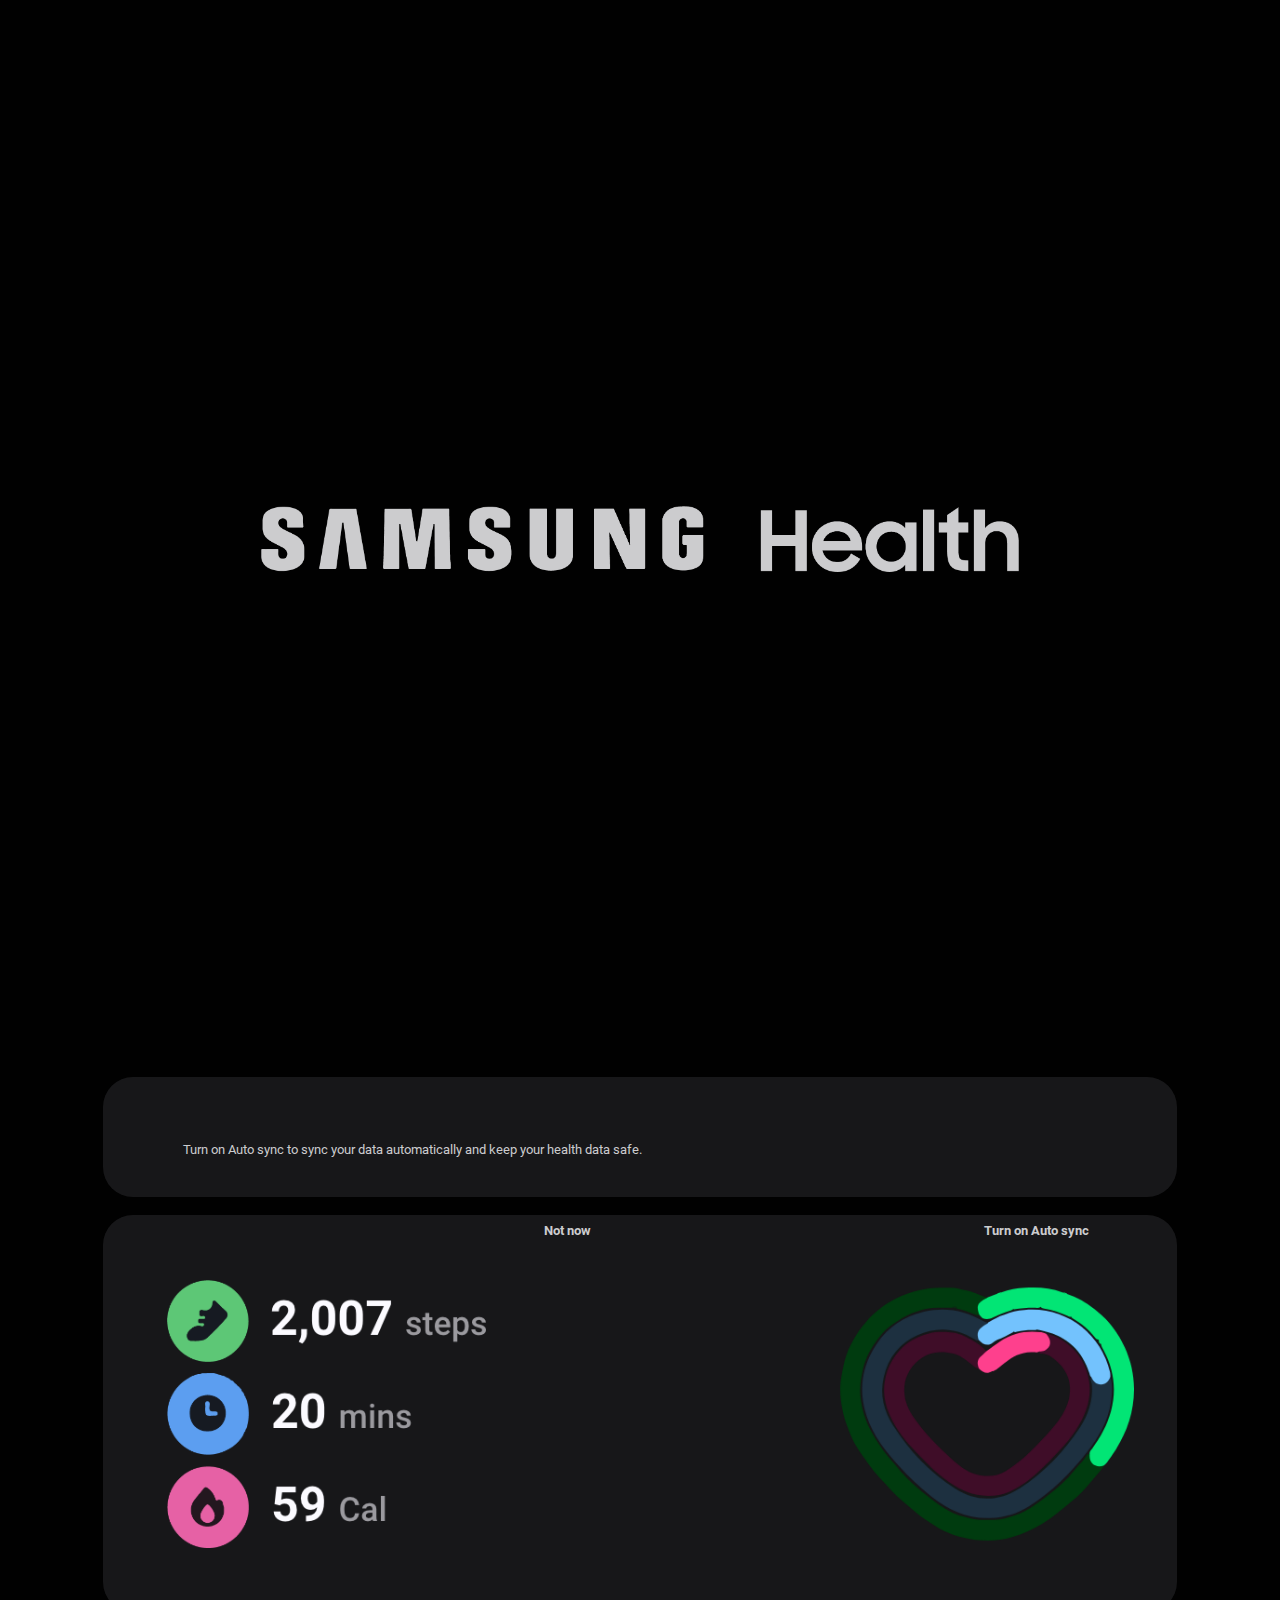
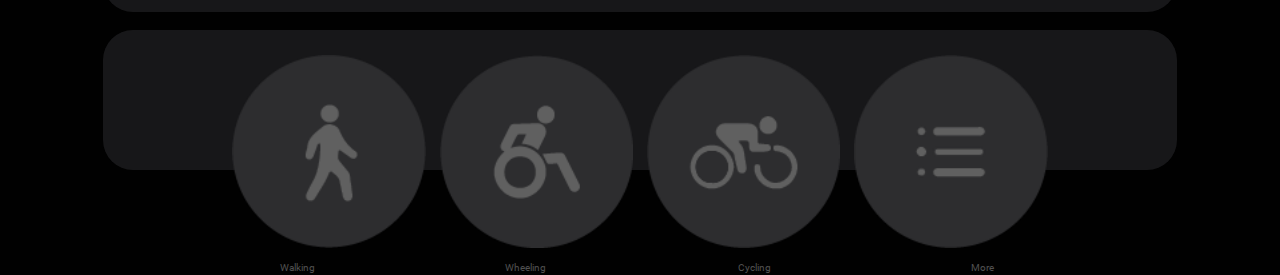
<file: index.html>
<!DOCTYPE html>
<html>

<head>
  <meta charset="utf-8">
  <meta name="viewport" content="width=device-width">
  <title>Project 2</title>
  <link href="style.css" rel="stylesheet" type="text/css" />
  <script src="script.js"></script>
</head>

<body>
  <div class="sLogo">
    <img src="logo/logoo.png" alt="logo" class="imgS">

  </div>
  <div class="box1">
    <p class="content">Turn on Auto sync to sync your data automatically and keep your health data safe.</p>
    <input type=button class="bt1" value="Not now">
    <input type=button class="bt2" value="Turn on Auto sync">
  </div>
  <br>
  <div class="box2">
    <img src="icons/group.png" class="groupped">

    
    <!-- I used images instead for some of the contents, however, the code down below this comment is the code for the class **groupped** which belongs to the second box -->

    
    <!-- <img src="icons/heart.png" class="heart">
    <ul class="secB">
      <li><img src="icons/1.png" class="green"></li>
      <li><img src="icons/2.png" class="blue"></li>
      <li><img src="icons/3.png" class="pink"></li>
    </ul>
    <ul class="secBii">
      <li><h3 class="step1">2,007</h3><p class="step2">steps</p></li>
      <li><h3 class="min1">20</h3><p class="min2">mins</p></li>
      <li><h3 class="cal1">59</h3><p class="cal2">Cal</p></li>
    </ul> -->


    
  </div>
  <br>
  <div class="box3">
    <div class="iconSetB">
      <input type="image" src="icons/4.png" width="18%" class="walking" value="Walking">
      <input type="image" src="icons/6.png" width="18%" class="wheeling" value="Wheeling"
        onclick="window.location.href = 'wheel.html'">
      <input type="image" src="icons/7.png" width="18%" class="cycling" value="Cycling">
      <input type="image" src="icons/8.png" width="18%" class="more" value="More">
      <div id="txtB">
        <input type=button class="txtB1" value="Walking">
        <input type=button class="txtB2" value="Wheeling">
        <input type=button class="txtB3" value="Cycling">
        <input type=button class="txtB4" value="More">
        <!-- <ul class="txtSetB">
        <li>Walking</li>
        <li>Wheeling</li>
        <li>Cycling</li>
        <li>More</li>
      </ul> -->
      </div>
      <!-- <p>Walking</p>
      <p>Wheeling</p>
      <p>Cycling</p>
      <p>More</p> -->
    </div>
  </div>
  <br>
  <!-- <div class="box4">
  </div> -->

  <br/><br/>


</body>

</html>
</file>
<file: style.css>
:root {
  --pbg: #171719;
  --sbg: #010101;
  --pt: #ccccce;
  --st: #505050;
  --pvd: #00be64;
  --svd: #666666;
  --tvd: #3a3a3c;
  --sundays: #fc6c64;
}

@font-face {
  font-family: 'SamsungSharpSans';
  src: url('fonts/samsung/SamsungSharpSans-Bold.ttf');
}

@font-face {
  font-family: 'RobotoR';
  src: url('fonts/roboto/Roboto-Regular.ttf');
}

@font-face {
  font-family: 'RobotoB';
  src: url('fonts/roboto/Roboto-Bold.ttf');
}

html {
  width: 100%;
  height: 100%;
  padding: 0;
  margin: 0;
  border: 0;
  overflow-x: hidden;
}

body {
  background-color: var(--sbg);
  scrollbar-width: none;
}

body::-webkit-scrollbar {
  display: none;
}





/* css for **index.html** starts here */

.sLogo {
  margin-left: auto;
  margin-right: auto;
  margin-top: 40%;
  margin-bottom: 40%;
  z-index: 1;
}

.imgS {
  width: 60%;
  display: block;
  margin-left: auto;
  margin-right: auto;
}

.box1 {
  background-color: var(--pbg);
  width: 85%;
  height: 120px;
  border-radius: 30px;
  margin: auto auto;
}

.content {
  font-family: 'RobotoR';
  font-size: 80%;
  color: var(--pt);
  width: 85%;
  padding: 6%;
  margin: auto auto;
}

.bt1,
.bt2 {
  cursor: pointer;
  font-family: 'robotob';
  font-size: 80%;
  color: var(--pt);
  width: 40%;
  background-color: transparent;
  text-decoration: none;
  border: none;
  text-align: right;
  margin-left: 6%;
}

.box2 {
  background-color: var(--pbg);
  width: 85%;
  height: 40%;
  border-radius: 30px;
  margin: auto auto;
}

.groupped {
  display: block;
  margin-left: auto;
  margin-right: auto;
  padding: 6%;
  width: 90%;
}

/* .secB {
  text-decoration: none;
  display: inline-block;
  list-style-type: none;
  margin-left: -3%;
}

.green {
  width: 20%;
  padding: 1%;
}

.blue {
  width: 20%;
  padding: 1%;
}

.pink {
  width: 20%;
  padding: 1%;
}

.secBii {
  text-decoration: none;
  list-style-type: none;
  margin-top: -36%;
  margin-left: 8%;
}

.step1 {
  font-family: 'robotob';
  font-size: 120%;
  color: var(--pt);
}

.step2 {
  font-family: 'robotor';
  font-size: 80%;
  color: var(--st);
  margin-top: -10.4%;
  margin-left: 16%;
}

.min1 {
  font-family: 'robotob';
  font-size: 120%;
  color: var(--pt);
}

.min2 {
  font-family: 'robotor';
  font-size: 80%;
  color: var(--st);
  margin-top: -10.4%;
  margin-left: 8%;
}

.cal1 {
  font-family: 'robotob';
  font-size: 120%;
  color: var(--pt);
}

.cal2 {
  font-family: 'robotor';
  font-size: 80%;
  color: var(--st);
  margin-top: -10.4%;
  margin-left: 8%;
}

.heart {
  width: 25%;
  display: block;
  margin-left: 51%;
  margin-top: 4.5%;
  position: absolute;
} */

.box3 {
  background-color: var(--pbg);
  width: 85%;
  height: 140px;
  border-radius: 30px;
  margin: auto auto;
}

.iconSetB {
  cursor: pointer;
  width: 100%;
  height: 120px;
  display: block;
  margin-left: auto;
  margin-right: auto;
  text-align: center;
  padding-top: 20px;
}

.walking,
.wheeling,
.cycling,
.more {
  padding: 5px;
}

#txtB {
  display: block;
  margin-left: auto;
  margin-right: auto;
  width: 95%;
}

.txtB1 {
  font-family: 'RobotoR';
  font-size: 60%;
  width: 22%;
  color: var(--st);
  display: inline-block;
  text-align: center;
  text-decoration: none;
  background-color: transparent;
  border: none;
}

.txtB2 {
  font-family: 'RobotoR';
  font-size: 60%;
  width: 22%;
  color: var(--st);
  display: inline-block;
  text-align: center;
  text-decoration: none;
  background-color: transparent;
  border: none;
}

.txtB3 {
  font-family: 'RobotoR';
  font-size: 60%;
  width: 22%;
  color: var(--st);
  display: inline-block;
  text-align: center;
  text-decoration: none;
  background-color: transparent;
  border: none;
}

.txtB4 {
  font-family: 'RobotoR';
  font-size: 60%;
  width: 22%;
  color: var(--st);
  display: inline-block;
  text-align: center;
  text-decoration: none;
  background-color: transparent;
  border: none;
}
/* css for **index.html** ends here */





/* css for **wheel.html** starts from here */

.back1 {
  background-color: transparent;
  text-decoration: none;
  border: none;
  margin-top: 6%;
  margin-left: 3%;
  color: var(--st);
  width: 30%;
  padding-bottom: 3%;
}

.box4 {
  background-color: var(--sbg);
  width: 85%;
  height: 320px;
  /* border-radius: 30px; */
  margin: auto auto;
}

.whTxt {
  display: block;
  margin-left: auto;
  margin-right: auto;
  margin-left: -3.5%;
  text-decoration: none;
  color: var(--st);
  font-family: 'robotor';
  font-size: 80%;
  width: 90%;
}

.sund {
  color: var(--sundays);
  display: inline-block;
  padding: 7.5%;
  text-align: center;
}

.week {
  color: var(--st);
  display: inline-block;
  padding: 7.5%;
  text-align: center;
}

.line1 {
  border-top: 2px dotted var(--pvd);
  width: 70%;
  margin-top: 20%;
  position: absolute;
  margin-left: 7%;
}

.line2 {
  border-top: 2px dotted var(--st);
  width: 70%;
  margin-top: 41%;
  position: absolute;
  margin-left: 7%;
}

#myChart {
  display: block;
  margin-left: auto;
  margin-right: auto;
  width: 70%;
  max-width: 400px;
}

canvas {
  width: 10%;
}

.box5 {
  background-color: var(--pbg);
  display: block;
  margin-left: auto;
  margin-right: auto;
  width: 100%;
  height: 200px;
  border-radius: 30px;
}

.num {
  position: absolute;
  text-align: center;
  margin-top: 8%;
  width: 100%;
  display: block;
  margin-left: auto;
  margin-right: auto;
}

.numb {
  color: var(--pt);
  font-family: 'robotob';
  font-size: 160%;
  text-align: center;
  margin: auto auto;
  margin-left: -20%;
}

.km {
  color: var(--pt);
  font-family: 'robotor';
  font-size: 60%;
  text-align: center;
  margin-top: -4%;
  margin-left: 20%;
}

.barH {
  display: block;
  width: 55%;
  height: 180px;
  margin-left: auto;
  margin-right: auto;
}

.col1 {
  position: absolute;
  display: block;
  width: 50%;
  height: 4%;
  margin-top: 18%;
  background-color: var(--tvd);
  border-radius: 30px;
}

.colT {
  width: 90%;
  text-decoration: none;
  margin-top: 13%;
  margin-left: -10%;
}

.colT1 {
  display: inline-block;
  color: var(--st);
  font-family: 'robotor';
  text-align: left;
  font-size: 56%;
  padding-right: 70%;
}

.colT2 {
  display: inline-block;
  color: var(--st);
  font-family: 'robotor';
  font-size: 56%;
  text-align: right;
  margin-top: -5%;
}

.col2 {
  position: absolute;
  display: block;
  width: 20%;
  height: 4%;
  margin-top: 18%;
  background-color: var(--pvd);
  border-top-left-radius: 30px;
  border-bottom-left-radius: 30px;
}

.box6 {
  background-color: var(--pbg);
  width: 100%;
  height: 120px;
  border-radius: 30px;
  margin: auto auto;
}

.b6Img {
  display: block;
  width: 80%;
  margin-left: auto;
  margin-right: auto;
  padding-top: 6.5%;
}

/* css for **wheel.html** ends here */







/* **media only screen** for specific phone display sizes */

@media only screen and (min-width: 360px) and (max-width: 368px) {
  .box5 {
    background-color: var(--pbg);
    display: block;
    margin-left: auto;
    margin-right: auto;
    width: 100%;
    height: 180px;
    border-radius: 30px;
    margin-top: -28%;
  }

  .num {
    position: absolute;
    text-align: center;
    margin-top: 12%;
    width: 100%;
    display: block;
    margin-left: auto;
    margin-right: auto;
  }

  .numb {
    color: var(--pt);
    font-family: 'robotob';
    font-size: 160%;
    text-align: center;
    margin: auto auto;
    margin-left: -28%;
  }

  .km {
    color: var(--pt);
    font-family: 'robotor';
    font-size: 60%;
    text-align: center;
    margin-top: -4.5%;
    margin-left: 24%;
  }

  .barH {
    display: block;
    width: 55%;
    height: 180px;
    margin-left: auto;
    margin-right: auto;
  }

  .col1 {
    position: absolute;
    display: block;
    width: 50%;
    height: 4%;
    margin-top:24%;
    background-color: var(--tvd);
    border-radius: 30px;
  }

  .colT {
    width: 90%;
    text-decoration: none;
    margin-top: 17%;
    margin-left: -10%;
  }

  .colT1 {
    display: inline-block;
    color: var(--st);
    font-family: 'robotor';
    text-align: left;
    font-size: 56%;
    padding-right: 56%;
  }

  .colT2 {
    display: inline-block;
    color: var(--st);
    font-family: 'robotor';
    font-size: 56%;
    text-align: right;
    margin-top: -5%;
  }
  .col2 {
    position: absolute;
    display: block;
    width: 20%;
    height: 4%;
    margin-top: 24%;
    background-color: var(--pvd);
    border-top-left-radius: 30px;
    border-bottom-left-radius: 30px;
  }
  .b6Img {
    display: block;
    width: 80%;
    margin-left: auto;
    margin-right: auto;
    padding-top: 10%;
  }
}

@media only screen and (min-width: 370px) and (max-width: 380px) {
  .b6Img {
    display: block;
    width: 80%;
    margin-left: auto;
    margin-right: auto;
    padding-top: 9%;
  }
}

@media only screen and (min-width: 390px) and (max-width: 420px) {
  .b6Img {
    display: block;
    width: 80%;
    margin-left: auto;
    margin-right: auto;
    padding-top: 8%;
  }
}

@media only screen and (min-width: 370px) and (max-width: 420px) {
  .box5 {
    background-color: var(--pbg);
    display: block;
    margin-left: auto;
    margin-right: auto;
    width: 100%;
    height: 180px;
    border-radius: 30px;
    margin-top: -14%;
  }
  
  .num {
    position: absolute;
    text-align: center;
    margin-top: 10%;
    width: 100%;
    display: block;
    margin-left: auto;
    margin-right: auto;
  }

  .numb {
    color: var(--pt);
    font-family: 'robotob';
    font-size: 160%;
    text-align: center;
    margin: auto auto;
    margin-left: -28%;
  }

  .km {
    color: var(--pt);
    font-family: 'robotor';
    font-size: 60%;
    text-align: center;
    margin-top: -4.5%;
    margin-left: 24%;
  }

  .barH {
    display: block;
    width: 55%;
    height: 180px;
    margin-left: auto;
    margin-right: auto;
  }

  .col1 {
    position: absolute;
    display: block;
    width: 50%;
    height: 4%;
    margin-top:20%;
    background-color: var(--tvd);
    border-radius: 30px;
  }

  .colT {
    width: 90%;
    text-decoration: none;
    margin-top: 17%;
    margin-left: -10%;
  }

  .colT1 {
    display: inline-block;
    color: var(--st);
    font-family: 'robotor';
    text-align: left;
    font-size: 56%;
    padding-right: 56%;
  }

  .colT2 {
    display: inline-block;
    color: var(--st);
    font-family: 'robotor';
    font-size: 56%;
    text-align: right;
    margin-top: -5%;
  }
  .col2 {
    position: absolute;
    display: block;
    width: 20%;
    height: 4%;
    margin-top: 20%;
    background-color: var(--pvd);
    border-top-left-radius: 30px;
    border-bottom-left-radius: 30px;
  }
}

@media only screen and (min-width: 425px) and (max-width: 440px) {
  .box5 {
    background-color: var(--pbg);
    display: block;
    margin-left: auto;
    margin-right: auto;
    width: 100%;
    height: 200px;
    border-radius: 30px;
    margin-top: -14%;
  }

  .num {
    position: absolute;
    text-align: center;
    margin-top: 9%;
    width: 100%;
    display: block;
    margin-left: auto;
    margin-right: auto;
  }

  .numb {
    color: var(--pt);
    font-family: 'robotob';
    font-size: 160%;
    text-align: center;
    margin: auto auto;
    margin-left: -24%;
  }

  .km {
    color: var(--pt);
    font-family: 'robotor';
    font-size: 60%;
    text-align: center;
    margin-top: -4%;
    margin-left: 22%;
  }

  .barH {
    display: block;
    width: 55%;
    height: 180px;
    margin-left: auto;
    margin-right: auto;
  }

  .col1 {
    position: absolute;
    display: block;
    width: 50%;
    height: 4%;
    margin-top: 20%;
    background-color: var(--tvd);
    border-radius: 30px;
  }

  .colT {
    width: 90%;
    text-decoration: none;
    margin-top: 17%;
    margin-left: -10%;
  }

  .colT1 {
    display: inline-block;
    color: var(--st);
    font-family: 'robotor';
    text-align: left;
    font-size: 56%;
    padding-right: 60%;
  }

  .colT2 {
    display: inline-block;
    color: var(--st);
    font-family: 'robotor';
    font-size: 56%;
    text-align: right;
    margin-top: -5%;
  }

  .col2 {
    position: absolute;
    display: block;
    width: 20%;
    height: 4%;
    margin-top: 20%;
    background-color: var(--pvd);
    border-top-left-radius: 30px;
    border-bottom-left-radius: 30px;
  }
}
</file>
